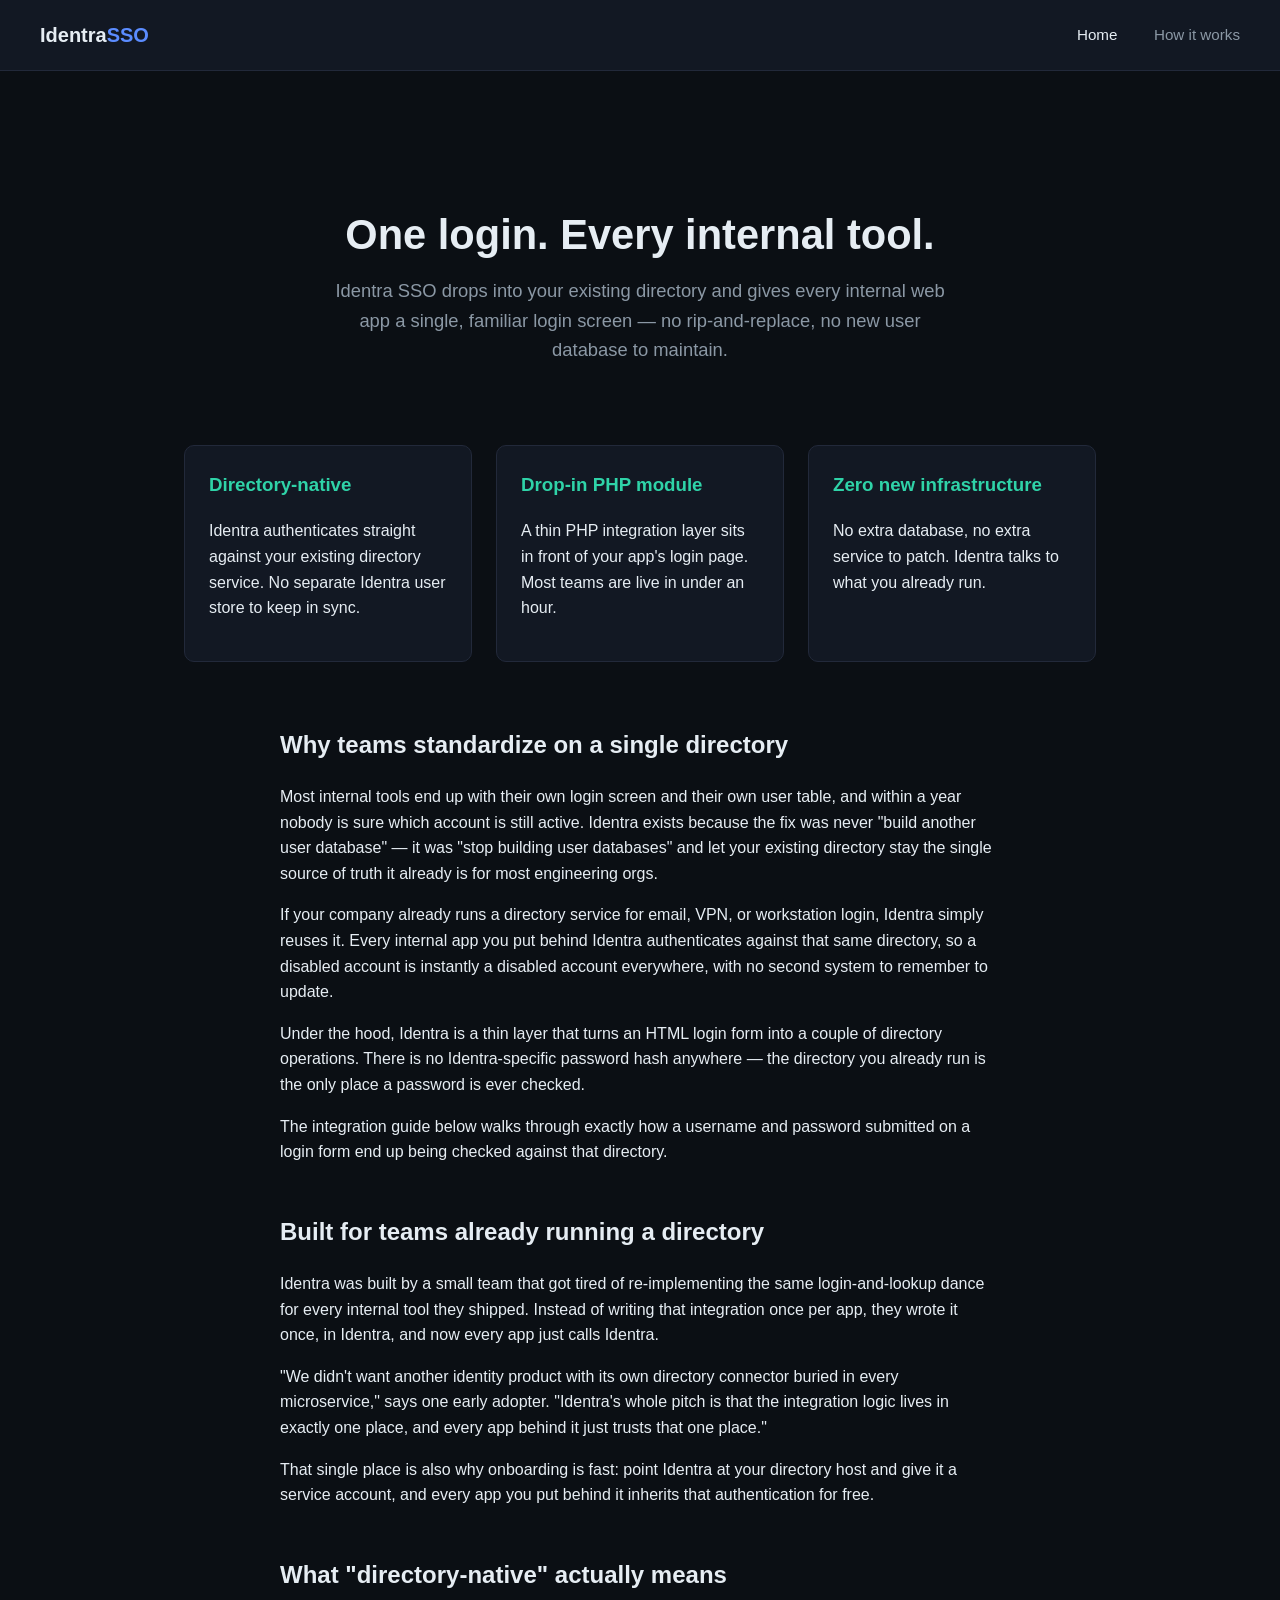
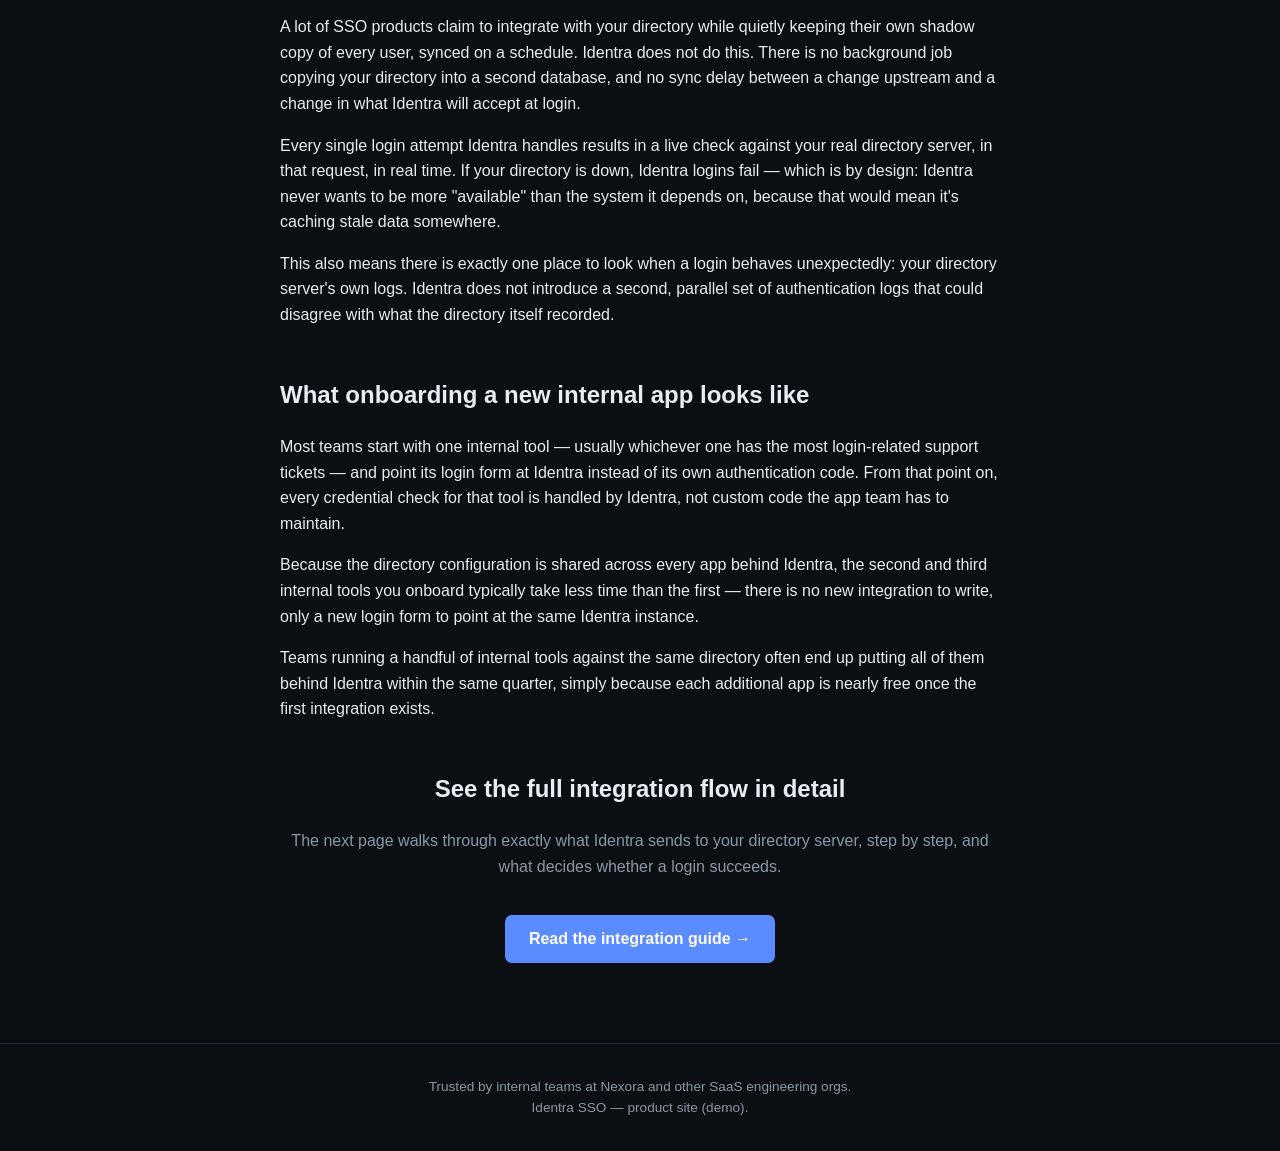
<file: index.html>
<!doctype html>
<html lang="en">
<head>
<meta charset="utf-8">
<meta name="viewport" content="width=device-width, initial-scale=1">
<title>Identra SSO — Single Sign-On for Internal Teams</title>
<link rel="stylesheet" href="style.css">
</head>
<body>
<header>
  <a class="brand" href="index.html">Identra<span>SSO</span></a>
  <nav>
    <a href="index.html" class="active">Home</a>
    <a href="how-it-works.html">How it works</a>
  </nav>
</header>

<main>
  <section class="hero">
    <h1>One login. Every internal tool.</h1>
    <p>Identra SSO drops into your existing directory and gives every internal
    web app a single, familiar login screen — no rip-and-replace, no new
    user database to maintain.</p>
  </section>

  <section class="cards">
    <div class="card">
      <h3>Directory-native</h3>
      <p>Identra authenticates straight against your existing directory
      service. No separate Identra user store to keep in sync.</p>
    </div>
    <div class="card">
      <h3>Drop-in PHP module</h3>
      <p>A thin PHP integration layer sits in front of your app's login
      page. Most teams are live in under an hour.</p>
    </div>
    <div class="card">
      <h3>Zero new infrastructure</h3>
      <p>No extra database, no extra service to patch. Identra talks to
      what you already run.</p>
    </div>
  </section>

  <section style="max-width:720px; margin:4rem auto 0;">
    <h2>Why teams standardize on a single directory</h2>
    <p>Most internal tools end up with their own login screen and their own
    user table, and within a year nobody is sure which account is still
    active. Identra exists because the fix was never "build another user
    database" — it was "stop building user databases" and let your existing
    directory stay the single source of truth it already is for most
    engineering orgs.</p>

    <p>If your company already runs a directory service for email, VPN, or
    workstation login, Identra simply reuses it. Every internal app you put
    behind Identra authenticates against that same directory, so a disabled
    account is instantly a disabled account everywhere, with no second
    system to remember to update.</p>

    <p>Under the hood, Identra is a thin layer that turns an HTML login form
    into a couple of directory operations. There is no Identra-specific
    password hash anywhere — the directory you already run is the only
    place a password is ever checked.</p>

    <p>The integration guide below walks through exactly how a username and
    password submitted on a login form end up being checked against that
    directory.</p>
  </section>

  <section style="max-width:720px; margin:3rem auto 0;">
    <h2>Built for teams already running a directory</h2>
    <p>Identra was built by a small team that got tired of re-implementing
    the same login-and-lookup dance for every internal tool they shipped.
    Instead of writing that integration once per app, they wrote it once, in
    Identra, and now every app just calls Identra.</p>

    <p>"We didn't want another identity product with its own directory
    connector buried in every microservice," says one early adopter.
    "Identra's whole pitch is that the integration logic lives in exactly
    one place, and every app behind it just trusts that one place."</p>

    <p>That single place is also why onboarding is fast: point Identra at
    your directory host and give it a service account, and every app you
    put behind it inherits that authentication for free.</p>
  </section>

  <section style="max-width:720px; margin:3rem auto 0;">
    <h2>What "directory-native" actually means</h2>
    <p>A lot of SSO products claim to integrate with your directory while
    quietly keeping their own shadow copy of every user, synced on a
    schedule. Identra does not do this. There is no background job copying
    your directory into a second database, and no sync delay between a
    change upstream and a change in what Identra will accept at login.</p>

    <p>Every single login attempt Identra handles results in a live check
    against your real directory server, in that request, in real time. If
    your directory is down, Identra logins fail — which is by design:
    Identra never wants to be more "available" than the system it depends
    on, because that would mean it's caching stale data somewhere.</p>

    <p>This also means there is exactly one place to look when a login
    behaves unexpectedly: your directory server's own logs. Identra does
    not introduce a second, parallel set of authentication logs that could
    disagree with what the directory itself recorded.</p>
  </section>

  <section style="max-width:720px; margin:3rem auto 0;">
    <h2>What onboarding a new internal app looks like</h2>
    <p>Most teams start with one internal tool — usually whichever one has
    the most login-related support tickets — and point its login form at
    Identra instead of its own authentication code. From that point on,
    every credential check for that tool is handled by Identra, not custom
    code the app team has to maintain.</p>

    <p>Because the directory configuration is shared across every app
    behind Identra, the second and third internal tools you onboard
    typically take less time than the first — there is no new integration
    to write, only a new login form to point at the same Identra instance.</p>

    <p>Teams running a handful of internal tools against the same directory
    often end up putting all of them behind Identra within the same
    quarter, simply because each additional app is nearly free once the
    first integration exists.</p>
  </section>

  <section style="max-width:720px; margin:3rem auto 0; text-align:center;">
    <h2>See the full integration flow in detail</h2>
    <p style="color:var(--muted)">The next page walks through exactly what
    Identra sends to your directory server, step by step, and what decides
    whether a login succeeds.</p>
    <a href="how-it-works.html" class="btn-cta">Read the integration guide →</a>
  </section>
</main>

<footer>
  Trusted by internal teams at Nexora and other SaaS engineering orgs.
  <br>Identra SSO — product site (demo).
</footer>
</body>
</html>
</file>
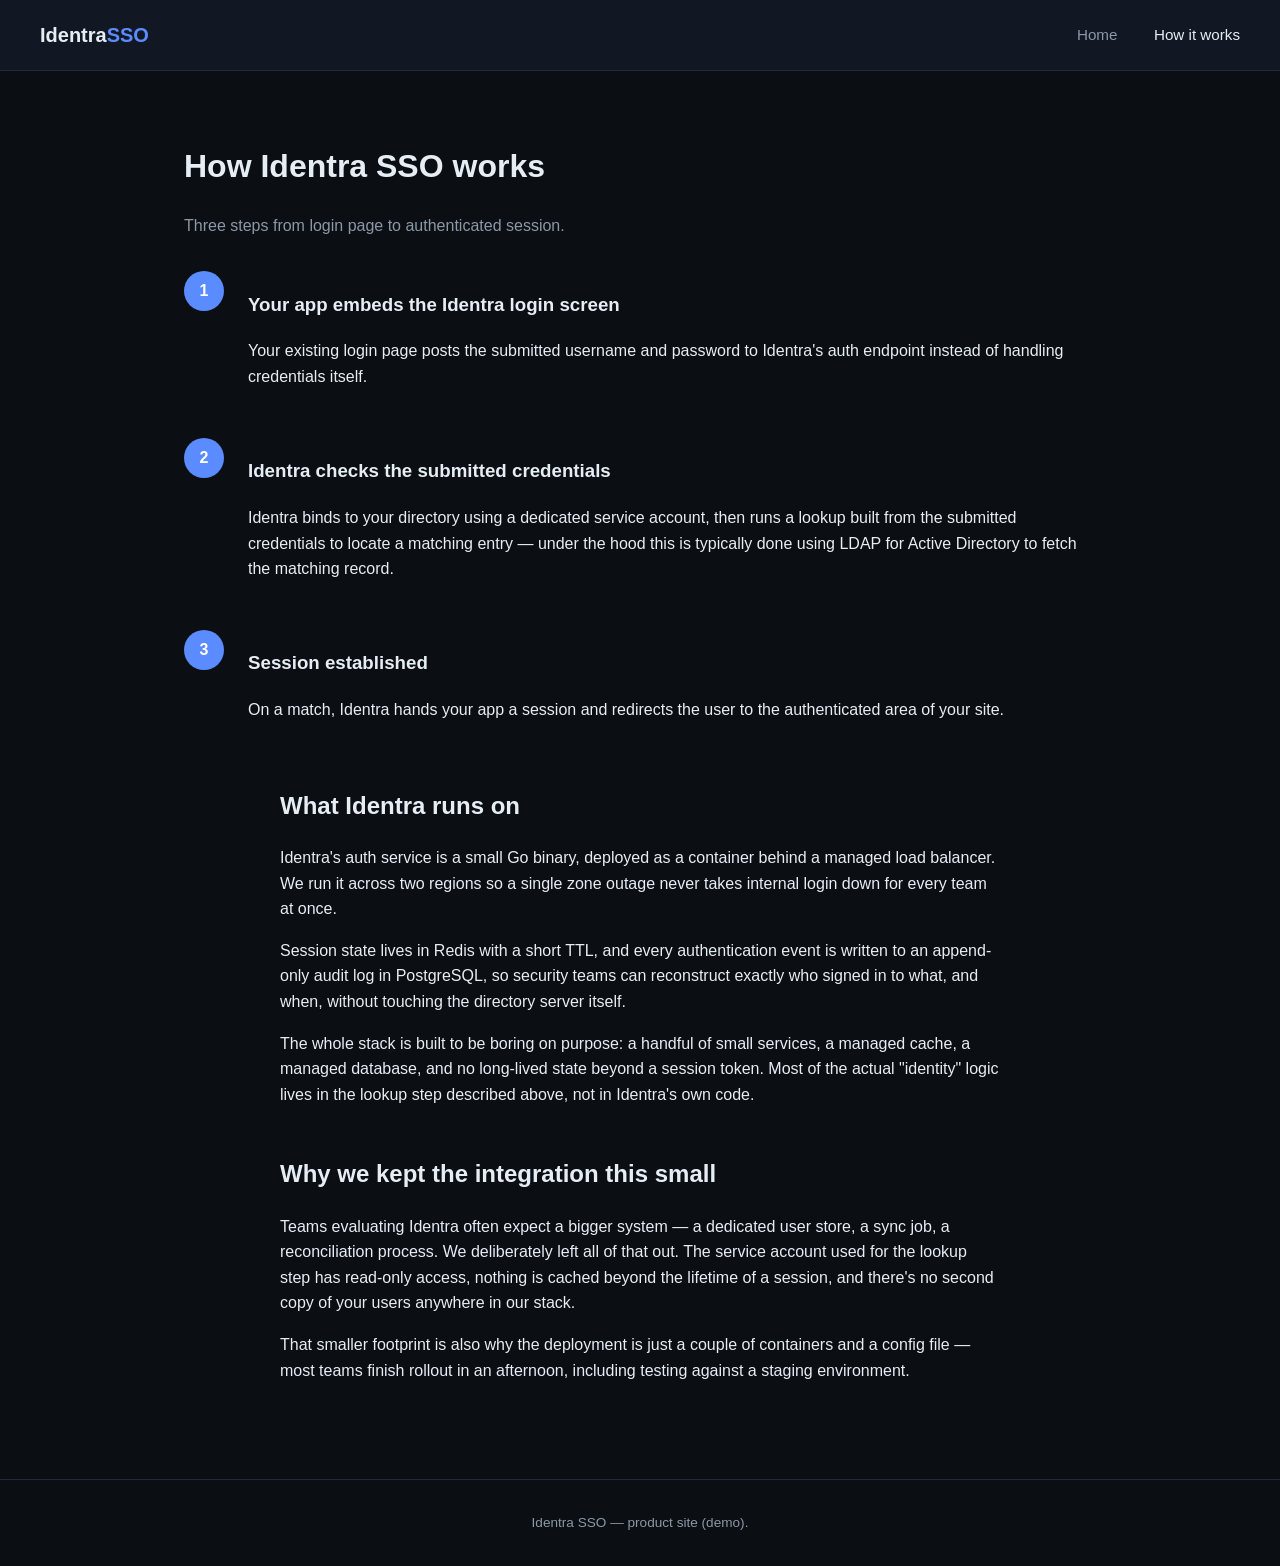
<file: how-it-works.html>
<!doctype html>
<html lang="en">
<head>
<meta charset="utf-8">
<meta name="viewport" content="width=device-width, initial-scale=1">
<title>How it works — Identra SSO</title>
<link rel="stylesheet" href="style.css">
</head>
<body>
<header>
  <a class="brand" href="index.html">Identra<span>SSO</span></a>
  <nav>
    <a href="index.html">Home</a>
    <a href="how-it-works.html" class="active">How it works</a>
  </nav>
</header>

<main>
  <h1>How Identra SSO works</h1>
  <p style="color:var(--muted)">Three steps from login page to authenticated session.</p>

  <div class="steps">
    <div class="step">
      <div class="num">1</div>
      <div>
        <h3>Your app embeds the Identra login screen</h3>
        <p>Your existing login page posts the submitted username and
        password to Identra's auth endpoint instead of handling
        credentials itself.</p>
      </div>
    </div>

    <div class="step">
      <div class="num">2</div>
      <div>
        <h3>Identra checks the submitted credentials</h3>
        <p>Identra binds to your directory using a dedicated service
        account, then runs a lookup built from the submitted credentials to
        locate a matching entry — under the hood this is typically done
        using LDAP for Active Directory to fetch the matching record.</p>
      </div>
    </div>

    <div class="step">
      <div class="num">3</div>
      <div>
        <h3>Session established</h3>
        <p>On a match, Identra hands your app a session and redirects
        the user to the authenticated area of your site.</p>
      </div>
    </div>
  </div>

  <section style="max-width:720px; margin:3rem auto 0;">
    <h2>What Identra runs on</h2>
    <p>Identra's auth service is a small Go binary, deployed as a container
    behind a managed load balancer. We run it across two regions so a
    single zone outage never takes internal login down for every team at
    once.</p>

    <p>Session state lives in Redis with a short TTL, and every
    authentication event is written to an append-only audit log in
    PostgreSQL, so security teams can reconstruct exactly who signed in to
    what, and when, without touching the directory server itself.</p>

    <p>The whole stack is built to be boring on purpose: a handful of small
    services, a managed cache, a managed database, and no long-lived state
    beyond a session token. Most of the actual "identity" logic lives in
    the lookup step described above, not in Identra's own code.</p>
  </section>

  <section style="max-width:720px; margin:3rem auto 0;">
    <h2>Why we kept the integration this small</h2>
    <p>Teams evaluating Identra often expect a bigger system — a dedicated
    user store, a sync job, a reconciliation process. We deliberately left
    all of that out. The service account used for the lookup step has
    read-only access, nothing is cached beyond the lifetime of a session,
    and there's no second copy of your users anywhere in our stack.</p>

    <p>That smaller footprint is also why the deployment is just a couple
    of containers and a config file — most teams finish rollout in an
    afternoon, including testing against a staging environment.</p>
  </section>
</main>

<footer>Identra SSO — product site (demo).</footer>
</body>
</html>
</file>
<file: style.css>
:root {
  --bg: #0b0f14;
  --bg-alt: #121823;
  --fg: #e6edf3;
  --muted: #8b98a5;
  --accent: #5b8cff;
  --accent-2: #2fd3a8;
  --border: #22293a;
}

* { box-sizing: border-box; }

body {
  margin: 0;
  background: var(--bg);
  color: var(--fg);
  font-family: -apple-system, "Segoe UI", Roboto, Helvetica, Arial, sans-serif;
  line-height: 1.6;
}

header {
  display: flex;
  align-items: center;
  justify-content: space-between;
  padding: 1.2rem 2.5rem;
  border-bottom: 1px solid var(--border);
  background: var(--bg-alt);
}

.brand { font-weight: 700; font-size: 1.25rem; color: var(--fg); text-decoration: none; }
.brand span { color: var(--accent); }

nav a {
  color: var(--muted);
  text-decoration: none;
  margin-left: 2rem;
  font-size: 0.95rem;
}
nav a:hover, nav a.active { color: var(--fg); }

main { max-width: 960px; margin: 0 auto; padding: 3rem 1.5rem 5rem; }

.hero { text-align: center; padding: 3rem 0 2rem; }
.hero h1 { font-size: 2.6rem; margin-bottom: 0.5rem; }
.hero p { color: var(--muted); font-size: 1.15rem; max-width: 640px; margin: 0 auto; }

.cards {
  display: grid;
  grid-template-columns: repeat(auto-fit, minmax(240px, 1fr));
  gap: 1.5rem;
  margin-top: 3rem;
}

.card {
  background: var(--bg-alt);
  border: 1px solid var(--border);
  border-radius: 10px;
  padding: 1.5rem;
}
.card h3 { margin-top: 0; color: var(--accent-2); }

.btn-cta {
  display: inline-block;
  margin-top: 1.2rem;
  padding: 0.7rem 1.5rem;
  background: var(--accent);
  color: #fff;
  border-radius: 7px;
  font-weight: 600;
  text-decoration: none;
}
.btn-cta:hover { background: #4877e8; }

.steps { display: flex; flex-direction: column; gap: 2rem; margin-top: 2rem; }
.step { display: flex; gap: 1.5rem; }
.step .num {
  flex-shrink: 0;
  width: 2.5rem; height: 2.5rem;
  border-radius: 50%;
  background: var(--accent);
  color: #fff;
  display: flex; align-items: center; justify-content: center;
  font-weight: 700;
}

pre, code {
  font-family: "SF Mono", Consolas, Menlo, monospace;
  font-size: 0.9rem;
}

pre {
  background: #090d12;
  border: 1px solid var(--border);
  border-radius: 8px;
  padding: 1rem 1.25rem;
  overflow-x: auto;
  color: #c9d6e3;
}

table {
  width: 100%;
  border-collapse: collapse;
  margin-top: 1rem;
}
th, td {
  text-align: left;
  padding: 0.6rem 0.8rem;
  border-bottom: 1px solid var(--border);
  font-size: 0.92rem;
}
th { color: var(--muted); font-weight: 600; }

footer {
  text-align: center;
  color: var(--muted);
  font-size: 0.85rem;
  padding: 2rem 0;
  border-top: 1px solid var(--border);
}
</file>
